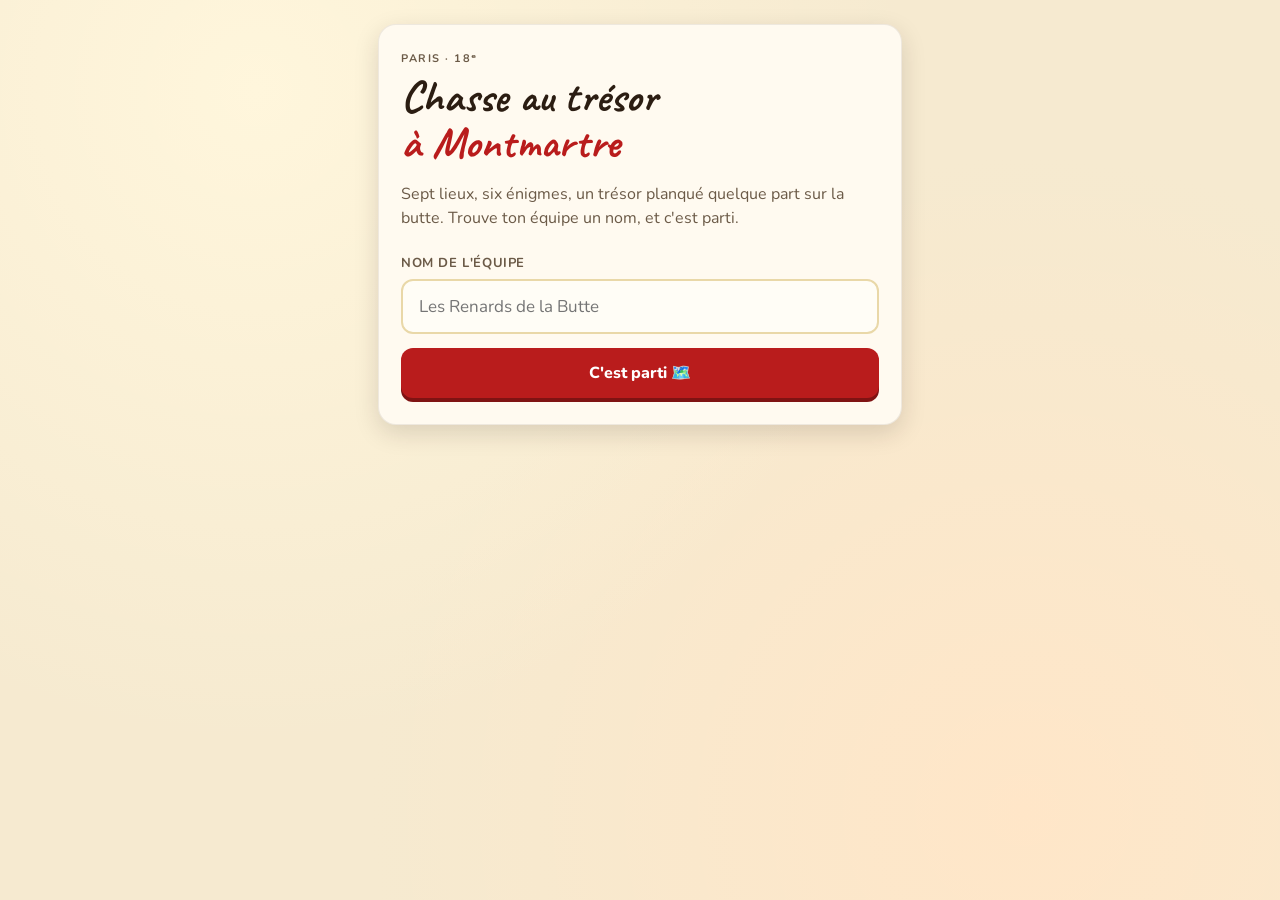
<file: index.html>
<!doctype html>
<html lang="fr">
<head>
  <meta charset="utf-8" />
  <meta name="viewport" content="width=device-width, initial-scale=1, maximum-scale=1, viewport-fit=cover" />
  <meta name="theme-color" content="#b91c1c" />
  <meta name="apple-mobile-web-app-capable" content="yes" />
  <meta name="apple-mobile-web-app-status-bar-style" content="black-translucent" />
  <meta name="apple-mobile-web-app-title" content="Chasse Montmartre" />
  <link rel="icon" type="image/svg+xml" href="favicon.svg" />
  <link rel="apple-touch-icon" href="favicon.svg" />
  <title>Chasse au trésor — Montmartre</title>
  <link rel="preconnect" href="https://fonts.googleapis.com">
  <link rel="preconnect" href="https://fonts.gstatic.com" crossorigin>
  <link href="https://fonts.googleapis.com/css2?family=Caveat:wght@500;700&family=Nunito:wght@400;600;800&display=swap" rel="stylesheet">
  <link rel="stylesheet" href="style.css" />
</head>
<body>
  <main id="app">
    <!-- Écran 1 : Accueil -->
    <section id="screen-home" class="screen active">
      <div class="card">
        <p class="kicker">Paris · 18ᵉ</p>
        <h1>Chasse au trésor<br/><span class="accent">à Montmartre</span></h1>
        <p class="lead">Sept lieux, six énigmes, un trésor planqué quelque part sur la butte. Trouve ton équipe un nom, et c'est parti.</p>
        <label for="team-name" class="label">Nom de l'équipe</label>
        <input id="team-name" type="text" autocomplete="off" maxlength="30" placeholder="Les Renards de la Butte" />
        <button id="start-btn" class="btn primary">C'est parti 🗺️</button>
        <p id="resume-hint" class="muted small hidden">Tu peux aussi <a href="#" id="resume-link">reprendre la partie en cours</a>.</p>
      </div>
    </section>

    <!-- Écran 2 : Étape en cours -->
    <section id="screen-step" class="screen">
      <header class="topbar">
        <span id="step-badge" class="badge"></span>
        <span id="team-label" class="team-label"></span>
      </header>
      <div class="card">
        <p class="kicker">Lieu actuel</p>
        <h2 id="lieu-nom" class="lieu-nom"></h2>
        <p id="lieu-desc" class="lieu-desc"></p>
        <hr/>
        <p class="kicker">Énigme</p>
        <p id="enigme-texte" class="enigme"></p>
        <div id="direction-box" class="direction">
          <p class="kicker direction-kicker">🧭 Itinéraire</p>
          <p id="direction-texte"></p>
        </div>
        <form id="answer-form" autocomplete="off">
          <label for="answer-input" class="label">Ta réponse</label>
          <input id="answer-input" type="text" autocomplete="off" autocapitalize="off" autocorrect="off" placeholder="Tape ici…" />
          <button type="submit" class="btn primary">Valider</button>
          <p id="feedback" class="feedback" aria-live="polite"></p>
        </form>
        <details class="hints">
          <summary>💡 Demander un indice (<span id="hints-count">0</span> utilisés)</summary>
          <div id="hints-list"></div>
          <button id="reveal-hint-btn" class="btn ghost small">Révéler un indice</button>
        </details>
      </div>
      <footer class="footnote">
        <a href="#" id="restart-link" class="muted small">Recommencer depuis le début</a>
      </footer>
    </section>

    <!-- Écran 3 : Final -->
    <section id="screen-final" class="screen">
      <div class="card final">
        <p class="confetti">🎉</p>
        <h1 id="final-titre">Bravo !</h1>
        <p id="final-team" class="team-label center"></p>
        <p id="final-message" class="enigme"></p>
        <ul class="stats">
          <li><strong id="stat-time">—</strong><span>temps total</span></li>
          <li><strong id="stat-hints">—</strong><span>indices utilisés</span></li>
        </ul>
        <button id="restart-btn" class="btn ghost">Recommencer</button>
      </div>
    </section>
  </main>

  <script src="app.js"></script>
</body>
</html>
</file>
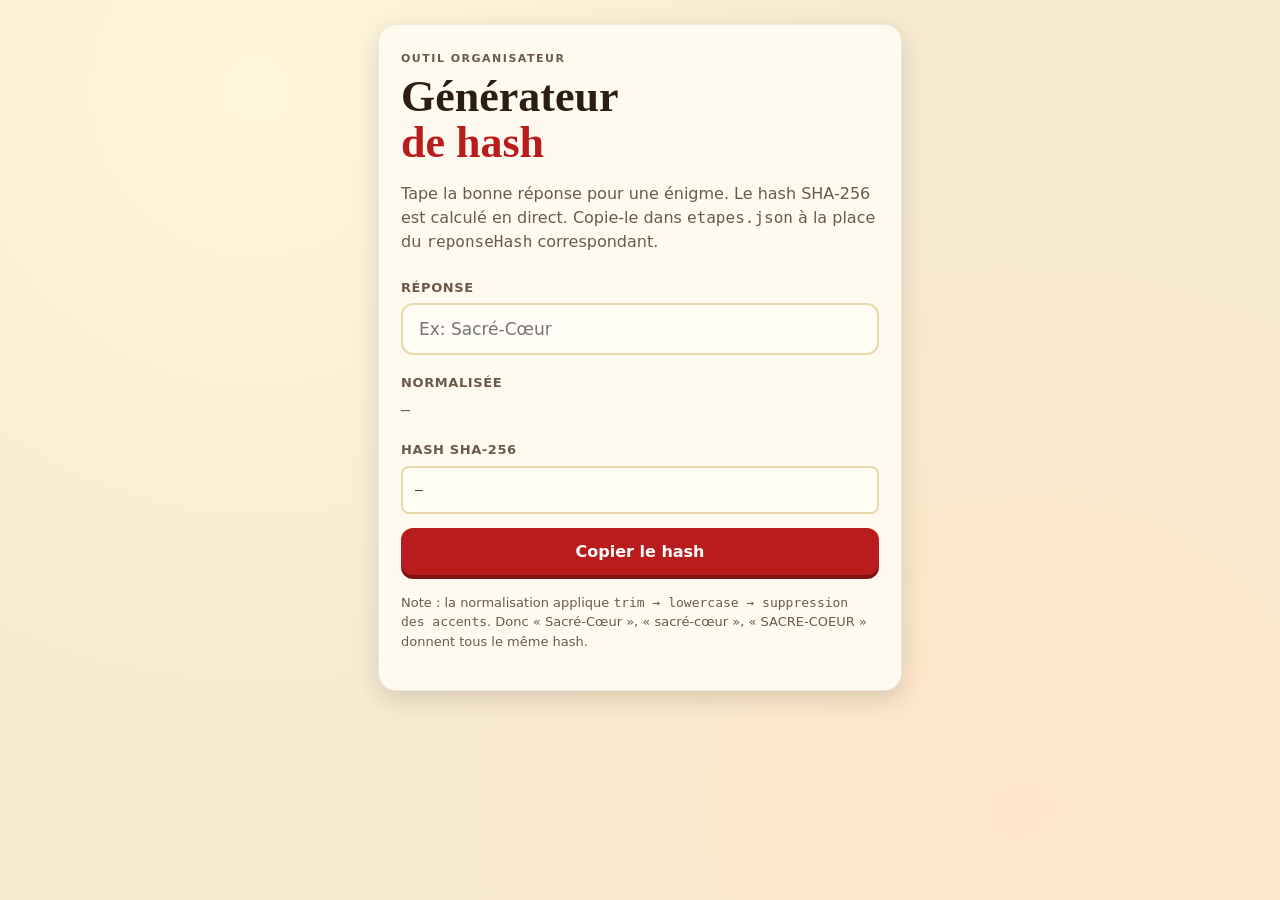
<file: admin.html>
<!doctype html>
<html lang="fr">
<head>
  <meta charset="utf-8" />
  <meta name="viewport" content="width=device-width, initial-scale=1" />
  <title>Admin — Générateur de hash</title>
  <link rel="stylesheet" href="style.css" />
</head>
<body>
  <main id="app">
    <div class="card">
      <p class="kicker">Outil organisateur</p>
      <h1>Générateur<br/><span class="accent">de hash</span></h1>
      <p class="lead">Tape la bonne réponse pour une énigme. Le hash SHA-256 est calculé en direct. Copie-le dans <code>etapes.json</code> à la place du <code>reponseHash</code> correspondant.</p>

      <label for="ans" class="label">Réponse</label>
      <input id="ans" type="text" autocomplete="off" placeholder="Ex: Sacré-Cœur" />

      <label class="label" style="margin-top:18px">Normalisée</label>
      <p id="norm" class="enigme" style="margin:0;font-family:monospace;font-size:15px;color:var(--ink-soft);">—</p>

      <label class="label" style="margin-top:18px">Hash SHA-256</label>
      <p id="hash" class="enigme" style="margin:0;font-family:monospace;font-size:13px;word-break:break-all;background:#fffdf6;padding:12px;border-radius:8px;border:2px solid var(--parchment-dark);">—</p>

      <button id="copy" class="btn primary">Copier le hash</button>

      <p class="muted small" style="margin-top:18px">
        Note&nbsp;: la normalisation applique <code>trim → lowercase → suppression des accents</code>. Donc « Sacré-Cœur », « sacré-cœur », « SACRE-COEUR » donnent tous le même hash.
      </p>
    </div>
  </main>
  <script>
    const $ = (id) => document.getElementById(id);
    const normalize = (s) =>
      s
        .trim()
        .toLowerCase()
        .normalize('NFD')
        .replace(/[\u0300-\u036f]/g, '')
        .replace(/\u0153/g, 'oe')
        .replace(/\u00e6/g, 'ae')
        .replace(/[-_'\u2019]+/g, ' ')
        .replace(/\s+/g, ' ')
        .trim();

    async function sha256(str) {
      const buf = new TextEncoder().encode(str);
      const h = await crypto.subtle.digest('SHA-256', buf);
      return Array.from(new Uint8Array(h)).map((b) => b.toString(16).padStart(2, '0')).join('');
    }

    async function update() {
      const raw = $('ans').value;
      if (!raw.trim()) {
        $('norm').textContent = '—';
        $('hash').textContent = '—';
        return;
      }
      const n = normalize(raw);
      $('norm').textContent = n;
      $('hash').textContent = await sha256(n);
    }

    $('ans').addEventListener('input', update);
    $('copy').addEventListener('click', async () => {
      const h = $('hash').textContent;
      if (h === '—') return;
      try {
        await navigator.clipboard.writeText(h);
        $('copy').textContent = 'Copié ✓';
        setTimeout(() => ($('copy').textContent = 'Copier le hash'), 1500);
      } catch {
        alert('Sélectionne et copie manuellement le hash.');
      }
    });
  </script>
</body>
</html>
</file>
<file: style.css>
:root {
  --parchment: #f6ead0;
  --parchment-dark: #e9d8a8;
  --ink: #2b1d12;
  --ink-soft: #6b5a47;
  --accent: #b91c1c;
  --accent-dark: #7f1313;
  --green: #15803d;
  --green-soft: #dcfce7;
  --red-soft: #fee2e2;
  --card: #fffaf0;
  --shadow: 0 8px 24px rgba(43, 29, 18, 0.15);
  --radius: 18px;
}

* {
  box-sizing: border-box;
}

html, body {
  margin: 0;
  padding: 0;
  min-height: 100vh;
  background:
    radial-gradient(circle at 20% 10%, #fff6dc 0%, transparent 50%),
    radial-gradient(circle at 80% 90%, #ffe6c8 0%, transparent 50%),
    var(--parchment);
  color: var(--ink);
  font-family: 'Nunito', -apple-system, BlinkMacSystemFont, system-ui, sans-serif;
  font-size: 17px;
  line-height: 1.5;
  -webkit-font-smoothing: antialiased;
}

main#app {
  max-width: 560px;
  margin: 0 auto;
  padding: 24px 18px 60px;
  min-height: 100vh;
}

/* Screens */
.screen {
  display: none;
  animation: fadeIn 0.35s ease-out;
}
.screen.active { display: block; }

@keyframes fadeIn {
  from { opacity: 0; transform: translateY(8px); }
  to { opacity: 1; transform: translateY(0); }
}

/* Topbar */
.topbar {
  display: flex;
  justify-content: space-between;
  align-items: center;
  margin-bottom: 14px;
  padding: 0 4px;
}
.badge {
  background: var(--ink);
  color: var(--parchment);
  padding: 6px 12px;
  border-radius: 999px;
  font-size: 13px;
  font-weight: 700;
  letter-spacing: 0.3px;
}
.team-label {
  font-family: 'Caveat', cursive;
  font-size: 22px;
  color: var(--accent);
  font-weight: 700;
}
.team-label.center { display: block; text-align: center; margin: 8px 0 18px; }

/* Card */
.card {
  background: var(--card);
  border-radius: var(--radius);
  padding: 26px 22px;
  box-shadow: var(--shadow);
  border: 1px solid rgba(43, 29, 18, 0.08);
}
.card.final { text-align: center; }

/* Typography */
.kicker {
  text-transform: uppercase;
  letter-spacing: 1.5px;
  font-size: 11px;
  color: var(--ink-soft);
  margin: 0 0 6px;
  font-weight: 700;
}
h1 {
  font-family: 'Caveat', cursive;
  font-size: 44px;
  line-height: 1.05;
  margin: 0 0 16px;
  font-weight: 700;
}
h1 .accent { color: var(--accent); }
h2.lieu-nom {
  font-family: 'Caveat', cursive;
  font-size: 34px;
  margin: 0 0 6px;
  color: var(--accent-dark);
}
.lieu-desc {
  margin: 0 0 8px;
  color: var(--ink-soft);
  font-size: 15px;
}
.lead {
  font-size: 16px;
  color: var(--ink-soft);
  margin: 0 0 24px;
}
.enigme {
  font-size: 17px;
  line-height: 1.55;
  margin: 8px 0 18px;
  white-space: pre-wrap;
}
hr {
  border: none;
  border-top: 1px dashed var(--parchment-dark);
  margin: 18px 0;
}

/* Form */
.label {
  display: block;
  font-size: 13px;
  font-weight: 700;
  margin: 14px 0 6px;
  color: var(--ink-soft);
  text-transform: uppercase;
  letter-spacing: 0.6px;
}
input[type="text"] {
  width: 100%;
  padding: 14px 16px;
  font-size: 17px;
  font-family: inherit;
  border: 2px solid var(--parchment-dark);
  border-radius: 12px;
  background: #fffdf6;
  color: var(--ink);
  outline: none;
  transition: border-color 0.15s, box-shadow 0.15s;
}
input[type="text"]:focus {
  border-color: var(--accent);
  box-shadow: 0 0 0 3px rgba(185, 28, 28, 0.15);
}

/* Buttons */
.btn {
  display: inline-block;
  width: 100%;
  padding: 14px 18px;
  font-size: 16px;
  font-weight: 800;
  font-family: inherit;
  border: none;
  border-radius: 12px;
  cursor: pointer;
  margin-top: 14px;
  transition: transform 0.06s ease, background 0.15s;
}
.btn:active { transform: translateY(1px); }
.btn.primary {
  background: var(--accent);
  color: #fff;
  box-shadow: 0 4px 0 var(--accent-dark);
}
.btn.primary:hover { background: #a31818; }
.btn.ghost {
  background: transparent;
  color: var(--ink-soft);
  border: 2px solid var(--parchment-dark);
  margin-top: 8px;
}
.btn.small {
  font-size: 14px;
  padding: 10px 14px;
  width: auto;
}

/* Feedback */
.feedback {
  margin: 12px 0 0;
  min-height: 22px;
  font-weight: 700;
  font-size: 15px;
}
.feedback.ok { color: var(--green); }
.feedback.ko { color: var(--accent); }
.shake { animation: shake 0.4s; }
@keyframes shake {
  10%, 90% { transform: translateX(-2px); }
  20%, 80% { transform: translateX(3px); }
  30%, 50%, 70% { transform: translateX(-5px); }
  40%, 60% { transform: translateX(5px); }
}

/* Direction / Itinéraire */
.direction {
  margin: 18px 0 6px;
  padding: 12px 14px 12px 16px;
  background: rgba(233, 216, 168, 0.45);
  border-left: 3px solid var(--accent);
  border-radius: 8px;
}
.direction p { margin: 0; }
.direction-kicker { color: var(--accent-dark); margin-bottom: 6px !important; }
#direction-texte {
  font-size: 15px;
  line-height: 1.5;
  color: var(--ink);
}

/* Hints */
.hints {
  margin-top: 18px;
  padding: 12px 14px;
  background: rgba(233, 216, 168, 0.35);
  border-radius: 12px;
}
.hints summary {
  cursor: pointer;
  font-weight: 700;
  color: var(--ink-soft);
  font-size: 14px;
  list-style: none;
}
.hints summary::-webkit-details-marker { display: none; }
.hints summary::before { content: "▸ "; }
.hints[open] summary::before { content: "▾ "; }
.hint-item {
  background: #fff;
  border-left: 3px solid var(--accent);
  padding: 10px 12px;
  margin: 10px 0;
  border-radius: 8px;
  font-size: 15px;
}

/* Misc */
.muted { color: var(--ink-soft); }
.small { font-size: 13px; }
.hidden { display: none; }
.footnote {
  margin-top: 18px;
  text-align: center;
}
.footnote a { color: var(--ink-soft); }

/* Final */
.confetti {
  font-size: 56px;
  margin: 0 0 8px;
  line-height: 1;
}
.stats {
  list-style: none;
  padding: 0;
  margin: 24px 0 18px;
  display: flex;
  justify-content: center;
  gap: 28px;
}
.stats li {
  display: flex;
  flex-direction: column;
  align-items: center;
}
.stats strong {
  font-family: 'Caveat', cursive;
  font-size: 36px;
  color: var(--accent);
  line-height: 1;
}
.stats span {
  font-size: 12px;
  text-transform: uppercase;
  letter-spacing: 1px;
  color: var(--ink-soft);
  margin-top: 4px;
}

/* Reveal animation on correct answer */
.celebrate {
  animation: pop 0.6s ease-out;
}
@keyframes pop {
  0% { transform: scale(1); }
  40% { transform: scale(1.04); box-shadow: 0 0 0 6px rgba(21, 128, 61, 0.15); }
  100% { transform: scale(1); }
}
</file>
